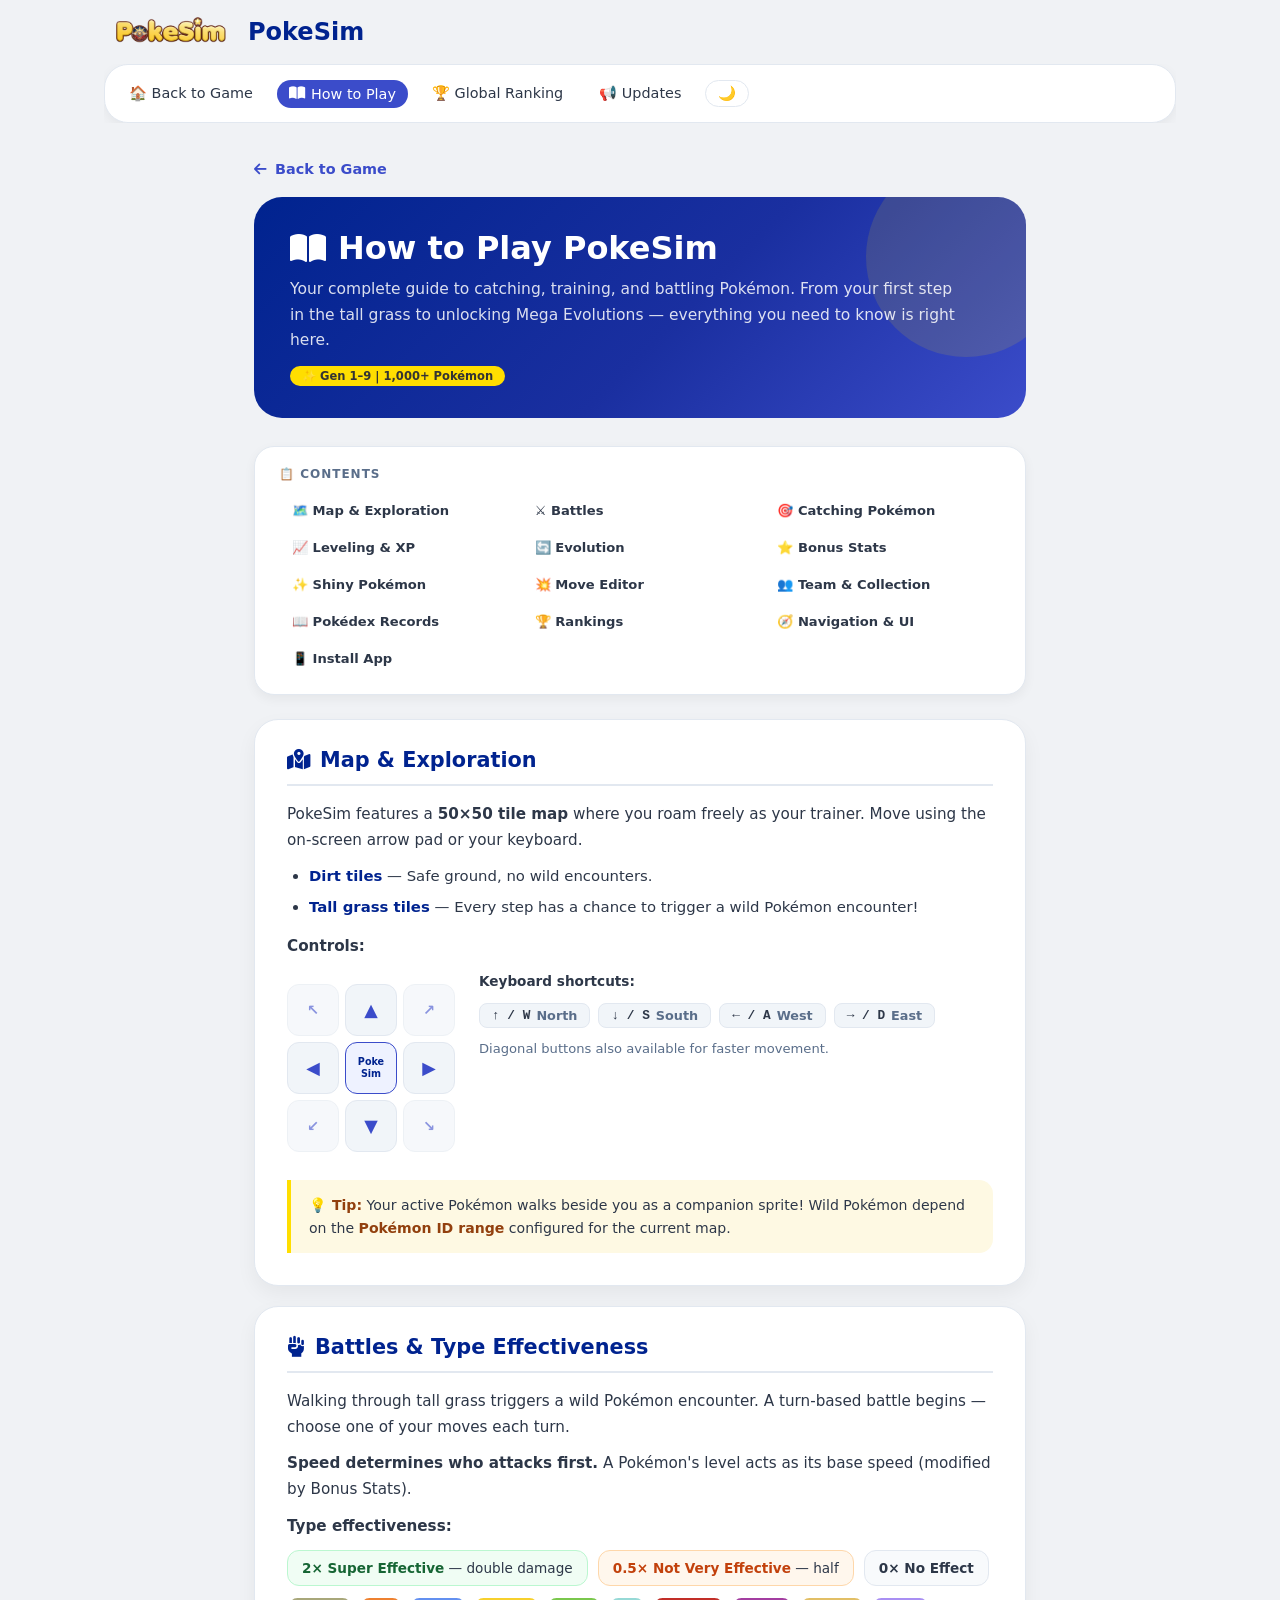
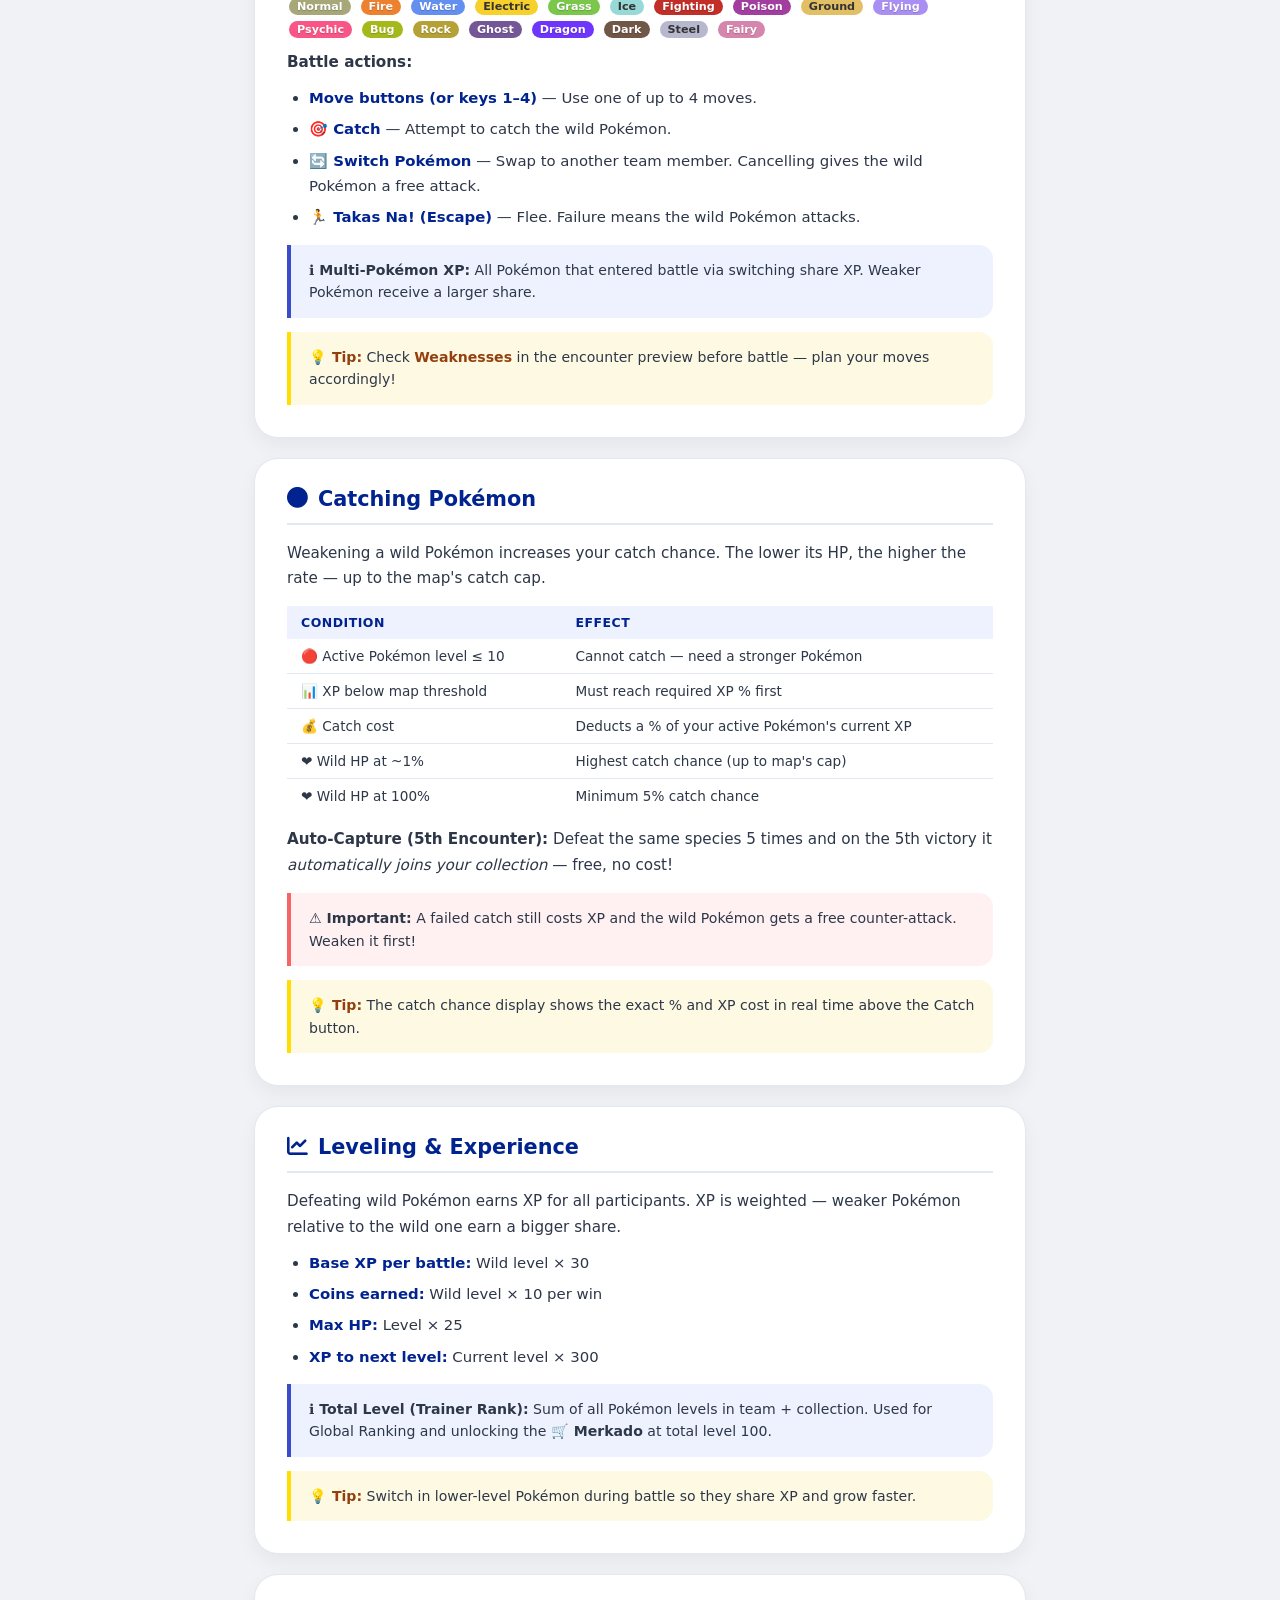
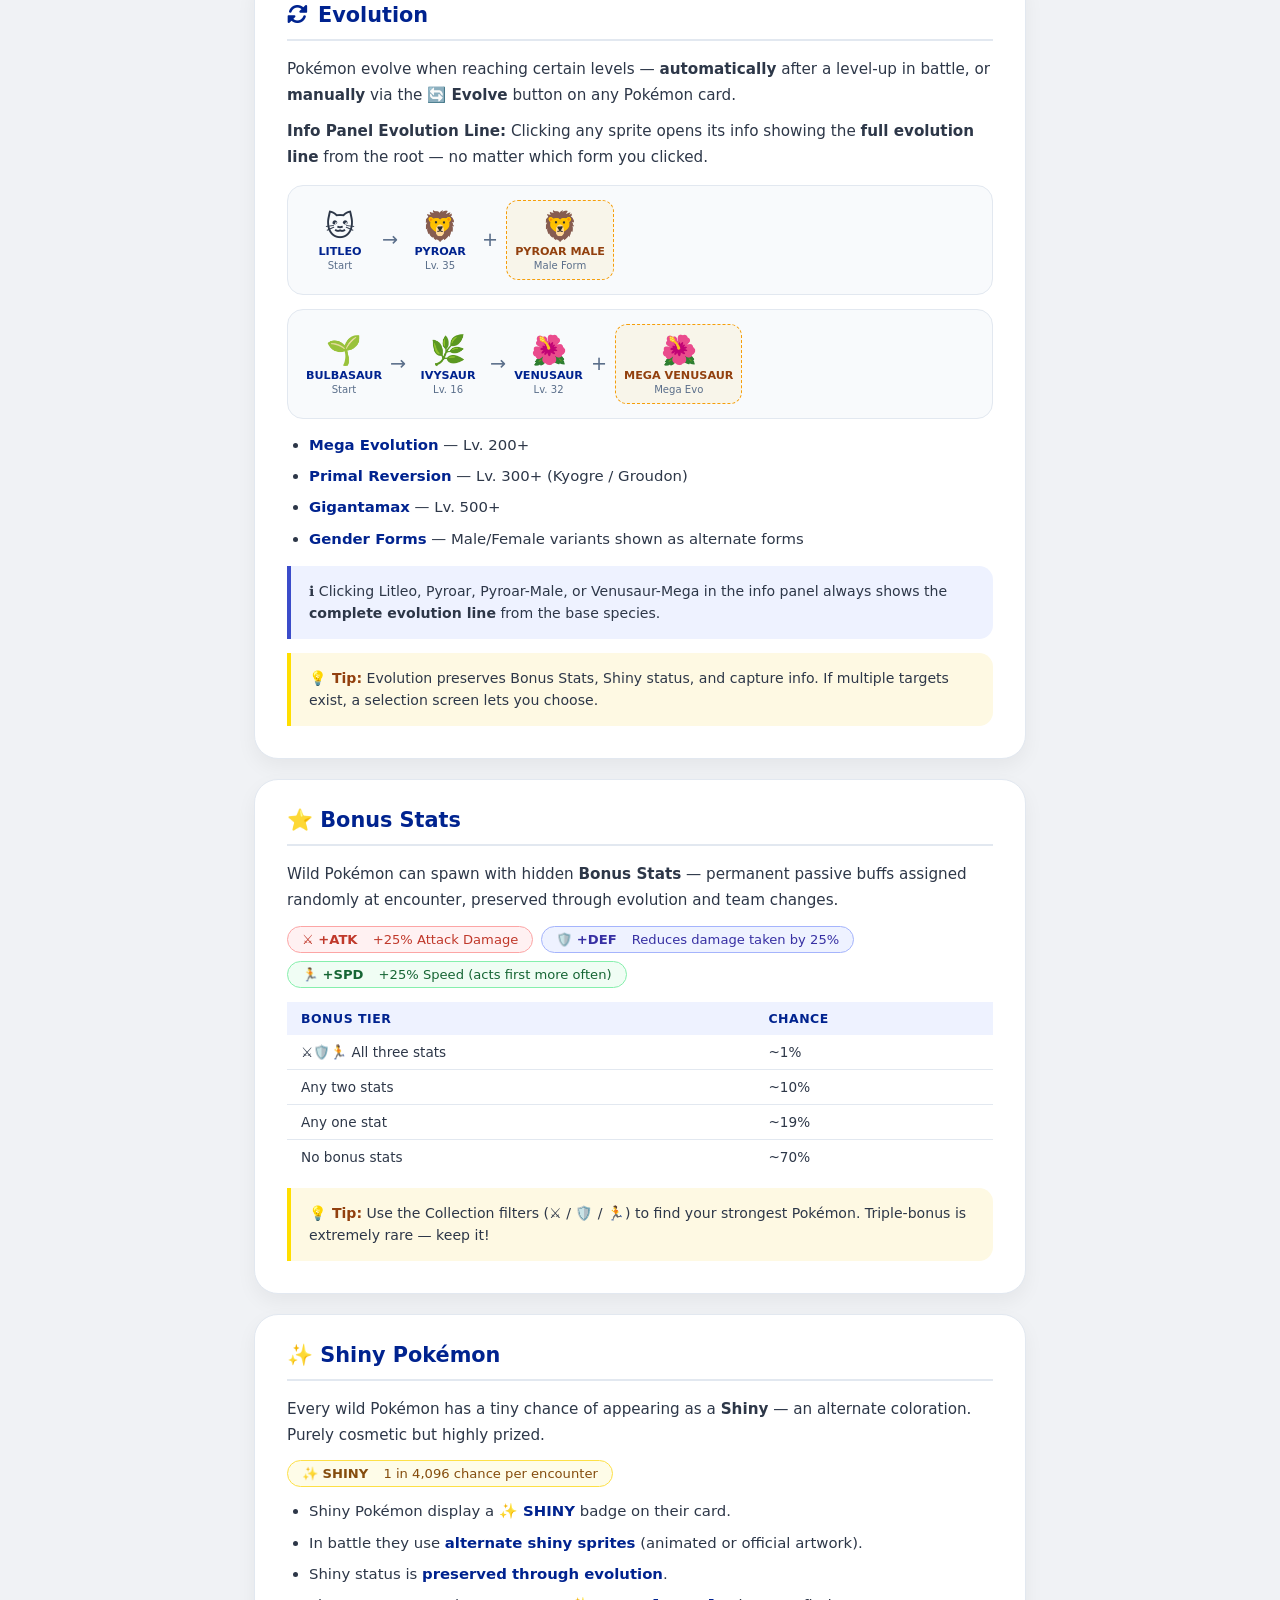
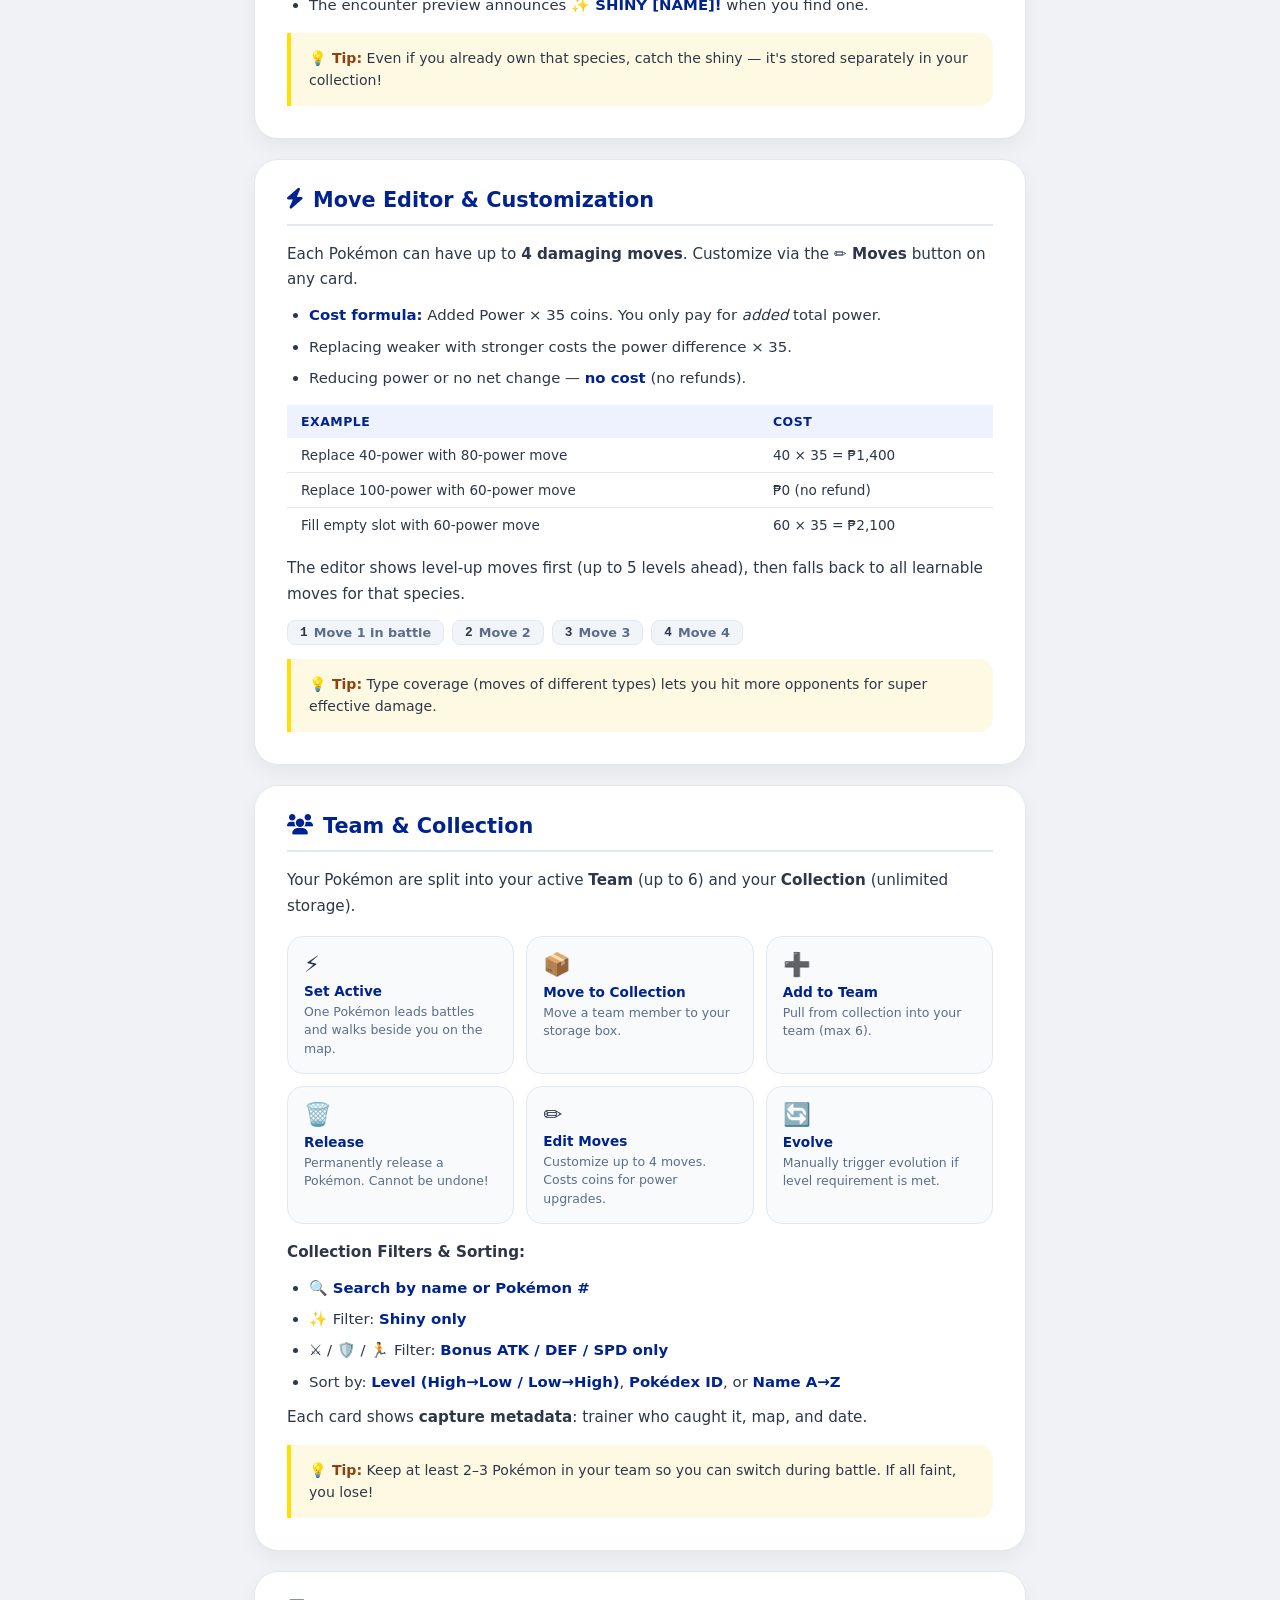
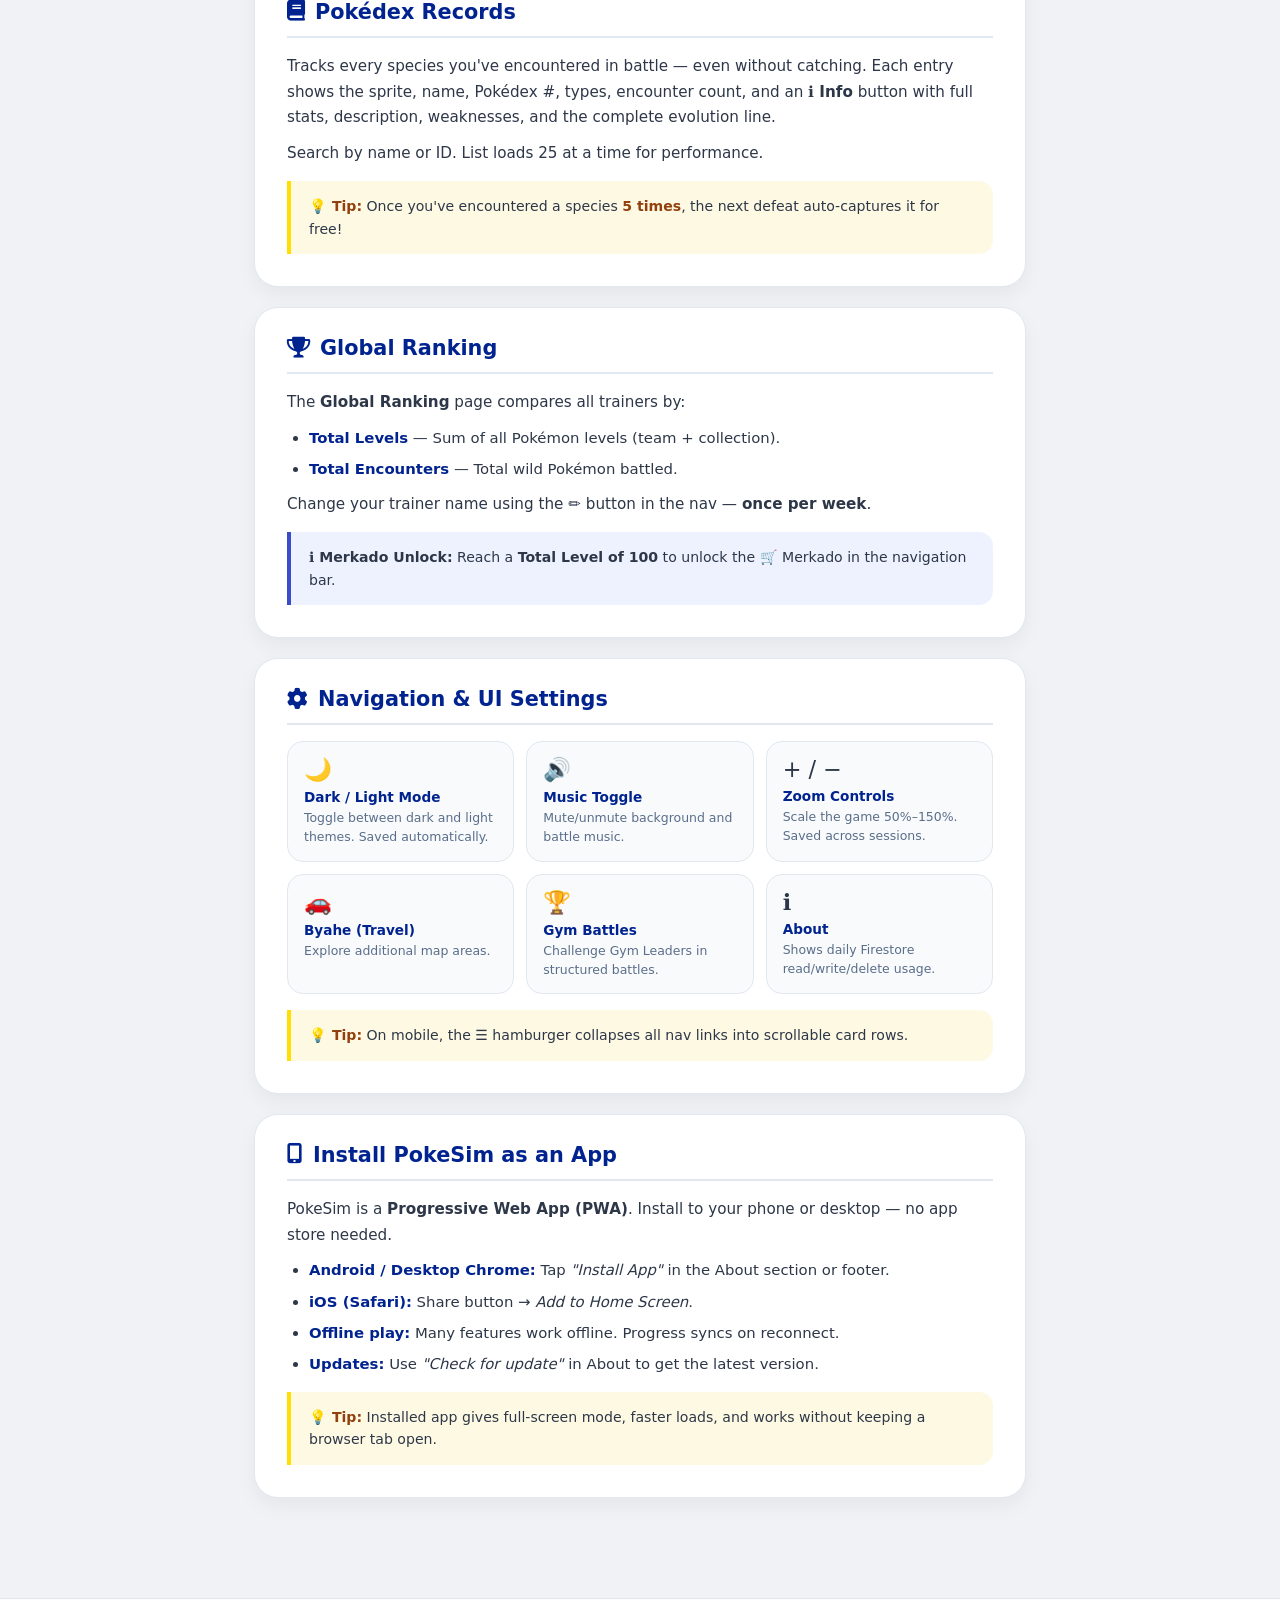
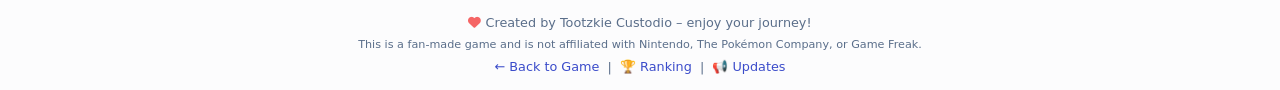
<file: pokesim_guide.html>
<!DOCTYPE html>
<html lang="en">
<head>
    <meta charset="UTF-8">
    <meta name="viewport" content="width=device-width, initial-scale=1.0, user-scalable=yes">
    <title>PokeSim | How to Play</title>
    <link rel="icon" type="image/x-icon" href="favicon.ico">
    <link rel="stylesheet" href="https://cdnjs.cloudflare.com/ajax/libs/font-awesome/6.0.0-beta3/css/all.min.css">

    <style>
        /* ────────────── RESET & BASE (matches index.html exactly) ────────────── */
        * {
            margin: 0;
            padding: 0;
            box-sizing: border-box;
            font-family: 'Segoe UI', 'Inter', system-ui, sans-serif;
        }
        body {
            background: var(--bg);
            min-height: 100vh;
            color: var(--text-dark);
            transition: background 0.2s, color 0.2s;
        }

        /* ────────────── CSS VARIABLES LIGHT (matches index.html exactly) ────────────── */
        :root {
            --bg: #f0f2f5;
            --card-bg: #ffffff;
            --primary: #3b4cca;
            --primary-dark: #00238f;
            --accent: #ffde00;
            --text-dark: #2d3748;
            --text-light: #5a6e8a;
            --border: #e2e8f0;
            --success: #48bb78;
            --danger: #f56565;
        }

        /* ────────────── DARK THEME (matches index.html exactly) ────────────── */
        body.dark-theme {
            --bg: #1a1e2c;
            --card-bg: #2d2f3e;
            --primary: #6c5ce7;
            --primary-dark: #5a4ad1;
            --accent: #ff7675;
            --text-dark: #e2e8f0;
            --text-light: #a0aec0;
            --border: #3d4050;
            --success: #4cd964;
            --danger: #ff5e5e;
        }

        /* ────────────── CARD-NAV (matches index.html exactly) ────────────── */
        .card-nav {
            background: transparent;
            padding: 12px 5%;
            position: sticky;
            top: 0;
            z-index: 1000;
            max-width: 1200px;
            margin: 0 auto;
            width: 100%;
            overflow-x: hidden;
        }
        .nav-header {
            display: flex;
            justify-content: space-between;
            align-items: center;
            margin-bottom: 12px;
            width: 100%;
        }
        .logo {
            display: flex;
            align-items: center;
            gap: 10px;
            font-weight: 800;
            font-size: 1.5rem;
            color: var(--primary-dark);
            flex-shrink: 0;
        }
        .logo img { height: 40px; width: auto; border-radius: 12px; }

        .hamburger {
            display: flex;
            flex-direction: column;
            justify-content: space-between;
            width: 30px;
            height: 24px;
            background: transparent;
            border: none;
            cursor: pointer;
            padding: 0;
            z-index: 1100;
            flex-shrink: 0;
            margin-left: auto;
        }
        .hamburger span {
            width: 100%;
            height: 3px;
            background: var(--text-dark);
            border-radius: 4px;
            transition: all 0.3s ease;
        }
        .hamburger.open span:nth-child(1) { transform: translateY(10px) rotate(45deg); }
        .hamburger.open span:nth-child(2) { opacity: 0; }
        .hamburger.open span:nth-child(3) { transform: translateY(-10px) rotate(-45deg); }

        .nav-collapsible {
            transition: max-height 0.4s ease-out, opacity 0.2s ease;
            overflow: hidden;
            width: 100%;
        }
        @media (min-width: 769px) {
            .nav-collapsible { max-height: none !important; opacity: 1 !important; }
            .hamburger { display: none !important; }
        }
        @media (max-width: 768px) {
            .nav-collapsible { max-height: 0; opacity: 0; }
            .nav-collapsible.open { max-height: 500px; opacity: 1; }
            .hamburger { display: flex; }
        }

        .nav-card {
            background: var(--card-bg);
            border: 1px solid var(--border);
            border-radius: 24px;
            padding: 8px 12px;
            margin-bottom: 12px;
            box-shadow: 0 4px 12px rgba(0,0,0,0.05);
            width: 100%;
            box-sizing: border-box;
            overflow-x: auto;
        }
        .nav-card:last-child { margin-bottom: 0; }

        .nav-row {
            display: flex;
            gap: 12px;
            overflow-x: auto;
            overflow-y: hidden;
            white-space: nowrap;
            scrollbar-width: thin;
            padding: 6px 0;
            -webkit-overflow-scrolling: touch;
            flex-wrap: nowrap;
            align-items: center;
        }
        .nav-row::-webkit-scrollbar { height: 4px; }
        .nav-row::-webkit-scrollbar-track { background: var(--border); border-radius: 4px; }
        .nav-row::-webkit-scrollbar-thumb { background: var(--primary); border-radius: 4px; }

        .nav-link, .nav-item {
            flex: 0 0 auto;
            background: transparent;
            border: none;
            cursor: pointer;
            font-weight: 500;
            padding: 6px 12px;
            border-radius: 40px;
            transition: 0.2s;
            color: var(--text-dark);
            font-size: 0.9rem;
            text-decoration: none;
            display: inline-flex;
            align-items: center;
            gap: 6px;
            white-space: nowrap;
        }
        .nav-link:hover, .nav-item:hover { background: #eef2ff; color: var(--primary); }

        .guide-link { background: var(--primary) !important; color: white !important; }
        .guide-link:hover { background: var(--primary-dark) !important; transform: translateY(-1px); }

        #theme-toggle {
            flex: 0 0 auto;
            background: var(--card-bg);
            border: 1px solid var(--border);
            border-radius: 40px;
            padding: 4px 12px;
            cursor: pointer;
            font-size: 0.9rem;
            color: var(--text-dark);
            white-space: nowrap;
        }

        .dark-theme .nav-card { box-shadow: 0 4px 12px rgba(0,0,0,0.3); }
        .dark-theme .nav-link:hover, .dark-theme .nav-item:hover { background: #2d2f3e; color: var(--primary); }

        @media (max-width: 600px) {
            .nav-card { padding: 6px 10px; }
            .nav-link, .nav-item { padding: 4px 10px; font-size: 0.8rem; }
        }

        /* ────────────── TYPE BADGES (matches index.html) ────────────── */
        .type-badge {
            display: inline-block;
            padding: 2px 8px;
            border-radius: 16px;
            font-size: 0.7rem;
            font-weight: bold;
            margin: 0 2px;
            color: white;
            text-shadow: 0 1px 1px rgba(0,0,0,0.2);
        }

        /* ────────────── GUIDE PAGE LAYOUT ────────────── */
        .guide-wrapper {
            max-width: 900px;
            margin: 0 auto;
            padding: 24px 5% 40px;
        }

        .back-link {
            display: inline-flex;
            align-items: center;
            gap: 8px;
            color: var(--primary);
            text-decoration: none;
            font-weight: 600;
            font-size: 0.9rem;
            margin-bottom: 20px;
            transition: 0.2s;
        }
        .back-link:hover { color: var(--primary-dark); text-decoration: underline; }

        /* Hero banner */
        .guide-hero {
            background: linear-gradient(135deg, var(--primary-dark) 0%, #1a2fa0 55%, var(--primary) 100%);
            border-radius: 28px;
            padding: 32px 36px;
            margin-bottom: 28px;
            position: relative;
            overflow: hidden;
        }
        .guide-hero::before {
            content: '';
            position: absolute;
            top: -40px; right: -40px;
            width: 200px; height: 200px;
            border-radius: 50%;
            background: rgba(255,222,0,0.12);
            pointer-events: none;
        }
        body.dark-theme .guide-hero {
            background: linear-gradient(135deg, #1a1e2c 0%, #2a2f50 55%, #3d3060 100%);
        }
        .guide-hero h1 {
            font-size: clamp(1.3rem, 4vw, 2rem);
            font-weight: 800;
            color: #ffffff;
            margin-bottom: 10px;
            display: flex;
            align-items: center;
            gap: 12px;
            flex-wrap: wrap;
            position: relative;
            z-index: 1;
        }
        .guide-hero p {
            /* WHITE text so it's readable on the dark hero background */
            color: rgba(255, 255, 255, 0.85);
            font-size: 0.97rem;
            line-height: 1.65;
            max-width: 680px;
            position: relative;
            z-index: 1;
        }
        .guide-hero .hero-badge {
            display: inline-block;
            background: var(--accent);
            color: #333;
            font-weight: 800;
            font-size: 0.72rem;
            padding: 3px 12px;
            border-radius: 20px;
            margin-top: 12px;
            position: relative;
            z-index: 1;
        }

        /* TOC */
        .toc {
            background: var(--card-bg);
            border: 1px solid var(--border);
            border-radius: 20px;
            padding: 20px 24px;
            margin-bottom: 24px;
            box-shadow: 0 4px 12px rgba(0,0,0,0.05);
        }
        .toc h3 {
            font-size: 0.75rem;
            text-transform: uppercase;
            letter-spacing: 1px;
            color: var(--text-light);
            margin-bottom: 14px;
            font-weight: 700;
        }
        .toc-grid {
            display: grid;
            grid-template-columns: repeat(auto-fill, minmax(190px, 1fr));
            gap: 6px;
        }
        .toc-item {
            display: flex;
            align-items: center;
            gap: 8px;
            padding: 7px 12px;
            border-radius: 12px;
            text-decoration: none;
            color: var(--text-dark);
            font-size: 0.82rem;
            font-weight: 600;
            transition: 0.15s;
            border: 1px solid transparent;
        }
        .toc-item:hover { background: #eef2ff; border-color: var(--primary); color: var(--primary); }
        body.dark-theme .toc-item:hover { background: #2d2f3e; }

        /* Section cards — same feel as list-container in index.html */
        .guide-section {
            background: var(--card-bg);
            border-radius: 24px;
            padding: 28px 32px;
            box-shadow: 0 8px 20px rgba(0,0,0,0.05);
            border: 1px solid var(--border);
            margin-bottom: 20px;
            scroll-margin-top: 20px;
        }
        .guide-section h2 {
            font-size: 1.3rem;
            font-weight: 800;
            color: var(--primary-dark);
            margin-bottom: 16px;
            padding-bottom: 12px;
            border-bottom: 2px solid var(--border);
            display: flex;
            align-items: center;
            gap: 10px;
        }
        .guide-section p {
            line-height: 1.7;
            color: var(--text-dark);
            margin-bottom: 10px;
            font-size: 0.95rem;
        }
        .guide-section p:last-child { margin-bottom: 0; }
        .guide-section ul, .guide-section ol { margin: 10px 0 10px 22px; }
        .guide-section li {
            line-height: 1.7;
            margin-bottom: 6px;
            font-size: 0.93rem;
            color: var(--text-dark);
        }
        .guide-section li strong { color: var(--primary-dark); }

        /* Boxes */
        .tip-box {
            background: #fef9e3;
            border-left: 4px solid #ffde00;
            padding: 14px 18px;
            border-radius: 0 14px 14px 0;
            margin: 14px 0 4px;
            font-size: 0.88rem;
            line-height: 1.6;
            color: var(--text-dark);
        }
        .tip-box strong { color: #92400e; }
        body.dark-theme .tip-box { background: #2a2210; border-left-color: #f59e0b; }
        body.dark-theme .tip-box strong { color: #fbbf24; }

        .info-box {
            background: #eef2ff;
            border-left: 4px solid var(--primary);
            padding: 14px 18px;
            border-radius: 0 14px 14px 0;
            margin: 14px 0 4px;
            font-size: 0.88rem;
            line-height: 1.6;
            color: var(--text-dark);
        }
        body.dark-theme .info-box { background: #1e2040; }

        .warning-box {
            background: #fff1f2;
            border-left: 4px solid var(--danger);
            padding: 14px 18px;
            border-radius: 0 14px 14px 0;
            margin: 14px 0 4px;
            font-size: 0.88rem;
            line-height: 1.6;
            color: var(--text-dark);
        }
        body.dark-theme .warning-box { background: #2a1015; }

        /* Type grid */
        .type-grid { display: flex; flex-wrap: wrap; gap: 6px; margin: 12px 0; }
        .type-normal   { background: #A8A77A; }
        .type-fire     { background: #EE8130; }
        .type-water    { background: #6390F0; }
        .type-electric { background: #F7D02C; color: #333 !important; text-shadow: none !important; }
        .type-grass    { background: #7AC74C; }
        .type-ice      { background: #96D9D6; color: #333 !important; text-shadow: none !important; }
        .type-fighting { background: #C22E28; }
        .type-poison   { background: #A33EA1; }
        .type-ground   { background: #E2BF65; color: #333 !important; text-shadow: none !important; }
        .type-flying   { background: #A98FF3; }
        .type-psychic  { background: #F95587; }
        .type-bug      { background: #A6B91A; }
        .type-rock     { background: #B6A136; }
        .type-ghost    { background: #735797; }
        .type-dragon   { background: #6F35FC; }
        .type-dark     { background: #705746; }
        .type-steel    { background: #B7B7CE; color: #333 !important; text-shadow: none !important; }
        .type-fairy    { background: #D685AD; }

        /* Stat pills */
        .pill-row { display: flex; flex-wrap: wrap; gap: 8px; margin: 12px 0; }
        .pill { display: inline-flex; align-items: center; gap: 6px; padding: 5px 14px; border-radius: 40px; font-size: 0.82rem; font-weight: 700; }
        .pill-atk { background: #fff1f2; color: #c0392b; border: 1px solid #fca5a5; }
        .pill-def { background: #eef2ff; color: #3730a3; border: 1px solid #a5b4fc; }
        .pill-spd { background: #f0fdf4; color: #166534; border: 1px solid #86efac; }
        .pill-shiny { background: #fefce8; color: #854d0e; border: 1px solid #fde047; }
        body.dark-theme .pill-atk { background: #3a1015; color: #f87171; border-color: #7f1d1d; }
        body.dark-theme .pill-def { background: #1e2040; color: #a5b4fc; border-color: #3730a3; }
        body.dark-theme .pill-spd { background: #0f2a1a; color: #86efac; border-color: #166534; }
        body.dark-theme .pill-shiny { background: #2a2210; color: #fde047; border-color: #854d0e; }

        /* Feature grid */
        .feature-grid { display: grid; grid-template-columns: repeat(auto-fill, minmax(190px, 1fr)); gap: 12px; margin: 16px 0; }
        .feature-card { background: #f8fafc; border: 1px solid var(--border); border-radius: 16px; padding: 14px 16px; transition: 0.2s; }
        .feature-card:hover { transform: translateY(-2px); box-shadow: 0 6px 14px rgba(0,0,0,0.08); }
        body.dark-theme .feature-card { background: #1e2230; }
        .feature-card .fc-icon { font-size: 1.4rem; margin-bottom: 6px; }
        .feature-card .fc-title { font-weight: 800; font-size: 0.85rem; color: var(--primary-dark); margin-bottom: 4px; }
        .feature-card .fc-desc { font-size: 0.78rem; color: var(--text-light); line-height: 1.5; }

        /* Evolution chain */
        .evo-chain { display: flex; align-items: center; flex-wrap: wrap; gap: 8px; margin: 14px 0; padding: 14px 18px; background: #f8fafc; border-radius: 16px; border: 1px solid var(--border); }
        body.dark-theme .evo-chain { background: #1e2230; }
        .evo-node { display: flex; flex-direction: column; align-items: center; gap: 2px; min-width: 68px; }
        .evo-node .evo-name { font-size: 0.7rem; font-weight: 800; color: var(--primary-dark); text-align: center; }
        .evo-node .evo-level { font-size: 0.63rem; color: var(--text-light); }
        .evo-node .evo-sprite { font-size: 1.8rem; }
        .evo-arrow { font-size: 1.2rem; color: var(--text-light); }
        .evo-node-special { border: 1.5px dashed #f59e0b; background: rgba(251,191,36,0.08); border-radius: 12px; padding: 8px; }
        .evo-node-special .evo-name { color: #92400e; }
        body.dark-theme .evo-node-special { background: rgba(251,191,36,0.06); }
        body.dark-theme .evo-node-special .evo-name { color: #fbbf24; }

        /* Controls diagram */
        .controls-diagram { display: grid; grid-template-columns: repeat(3, 52px); gap: 6px; margin: 14px 0; }
        .ctrl-btn { width: 52px; height: 52px; background: #f1f5f9; border: 1px solid var(--border); border-radius: 12px; display: flex; align-items: center; justify-content: center; font-size: 1.1rem; font-weight: bold; color: var(--primary); }
        .ctrl-btn.center { background: #eef2ff; border-color: var(--primary); font-size: 0.6rem; color: var(--primary-dark); text-align: center; padding: 4px; line-height: 1.3; }
        .ctrl-btn.diagonal { opacity: 0.6; font-size: 0.9rem; }
        body.dark-theme .ctrl-btn { background: #1e2230; }
        body.dark-theme .ctrl-btn.center { background: #2a2f50; }

        /* Key badges */
        .key-row { display: flex; flex-wrap: wrap; gap: 8px; margin: 10px 0; }
        .key-badge { display: inline-flex; align-items: center; gap: 6px; background: #f1f5f9; border: 1px solid var(--border); border-radius: 8px; padding: 4px 12px; font-size: 0.8rem; font-weight: 700; font-family: monospace; color: var(--text-dark); }
        .key-badge span { font-family: 'Segoe UI', system-ui, sans-serif; font-weight: 600; color: var(--text-light); }
        body.dark-theme .key-badge { background: #1e2230; }

        /* Cost table */
        .cost-table { width: 100%; border-collapse: collapse; margin: 14px 0; font-size: 0.85rem; }
        .cost-table th { background: #eef2ff; color: var(--primary-dark); padding: 9px 14px; text-align: left; font-weight: 800; font-size: 0.78rem; text-transform: uppercase; letter-spacing: 0.5px; }
        .cost-table td { padding: 9px 14px; border-bottom: 1px solid var(--border); color: var(--text-dark); }
        .cost-table tr:last-child td { border-bottom: none; }
        .cost-table tr:hover td { background: #f8fafc; }
        body.dark-theme .cost-table th { background: #1e2040; }
        body.dark-theme .cost-table tr:hover td { background: #1e2230; }

        /* Footer — same as index.html */
        footer {
            text-align: center;
            padding: 16px;
            font-size: 0.8rem;
            color: var(--text-light);
            background: rgba(255,255,255,0.8);
            margin-top: 40px;
            border-top: 1px solid var(--border);
        }
        body.dark-theme footer { background: rgba(30,35,50,0.8); }
        footer a { color: var(--primary); text-decoration: none; }
        footer a:hover { text-decoration: underline; }

        @media (max-width: 640px) {
            .guide-section { padding: 20px 18px; }
            .guide-hero { padding: 24px 20px; }
            .toc { padding: 16px 18px; }
            .toc-grid { grid-template-columns: 1fr 1fr; }
            .feature-grid { grid-template-columns: 1fr 1fr; }
            .guide-wrapper { padding: 16px 4% 32px; }
        }
    </style>
</head>
<body>

<!-- ── NAV matches index.html card-nav ── -->
<nav class="card-nav">
    <div class="nav-header">
        <div class="logo">
            <img src="PokeSim Word.png" alt="PokeSim" onerror="this.style.display='none'">
            PokeSim
        </div>
        <button id="nav-toggle" class="hamburger" aria-label="Menu">
            <span></span><span></span><span></span>
        </button>
    </div>

    <div id="nav-collapsible" class="nav-collapsible">
        <div class="nav-card">
            <div class="nav-row">
                <a href="index.html" class="nav-link">🏠 Back to Game</a>
                <a href="pokesim_guide.html" class="nav-link guide-link"><i class="fas fa-book-open"></i> How to Play</a>
                <a href="ranking.html" class="nav-link">🏆 Global Ranking</a>
                <a href="updates.html" class="nav-link">📢 Updates</a>
                <button id="theme-toggle">🌙</button>
            </div>
        </div>
    </div>
</nav>

<!-- ── MAIN ── -->
<div class="guide-wrapper">

    <a href="index.html" class="back-link"><i class="fas fa-arrow-left"></i> Back to Game</a>

    <!-- Hero -->
    <div class="guide-hero">
        <h1><i class="fas fa-book-open"></i> How to Play PokeSim</h1>
        <p>Your complete guide to catching, training, and battling Pokémon. From your first step in the tall grass to unlocking Mega Evolutions — everything you need to know is right here.</p>
        <span class="hero-badge">✨ Gen 1–9 | 1,000+ Pokémon</span>
    </div>

    <!-- TOC -->
    <div class="toc">
        <h3>📋 Contents</h3>
        <div class="toc-grid">
            <a href="#map"       class="toc-item">🗺️ Map & Exploration</a>
            <a href="#battle"    class="toc-item">⚔️ Battles</a>
            <a href="#catching"  class="toc-item">🎯 Catching Pokémon</a>
            <a href="#leveling"  class="toc-item">📈 Leveling & XP</a>
            <a href="#evolution" class="toc-item">🔄 Evolution</a>
            <a href="#bonus"     class="toc-item">⭐ Bonus Stats</a>
            <a href="#shiny"     class="toc-item">✨ Shiny Pokémon</a>
            <a href="#moves"     class="toc-item">💥 Move Editor</a>
            <a href="#team"      class="toc-item">👥 Team & Collection</a>
            <a href="#records"   class="toc-item">📖 Pokédex Records</a>
            <a href="#ranking"   class="toc-item">🏆 Rankings</a>
            <a href="#ui"        class="toc-item">🧭 Navigation & UI</a>
            <a href="#pwa"       class="toc-item">📱 Install App</a>
        </div>
    </div>

    <!-- MAP -->
    <div class="guide-section" id="map">
        <h2><i class="fas fa-map-marked-alt"></i> Map & Exploration</h2>
        <p>PokeSim features a <strong>50×50 tile map</strong> where you roam freely as your trainer. Move using the on-screen arrow pad or your keyboard.</p>
        <ul>
            <li><strong>Dirt tiles</strong> — Safe ground, no wild encounters.</li>
            <li><strong>Tall grass tiles</strong> — Every step has a chance to trigger a wild Pokémon encounter!</li>
        </ul>
        <p style="margin-top:14px;"><strong>Controls:</strong></p>
        <div style="display:flex;align-items:flex-start;gap:24px;flex-wrap:wrap;margin-top:8px;">
            <div class="controls-diagram">
                <div class="ctrl-btn diagonal">↖</div>
                <div class="ctrl-btn">▲</div>
                <div class="ctrl-btn diagonal">↗</div>
                <div class="ctrl-btn">◀</div>
                <div class="ctrl-btn center">Poke<br>Sim</div>
                <div class="ctrl-btn">▶</div>
                <div class="ctrl-btn diagonal">↙</div>
                <div class="ctrl-btn">▼</div>
                <div class="ctrl-btn diagonal">↘</div>
            </div>
            <div>
                <p style="font-size:0.85rem;margin-bottom:8px;"><strong>Keyboard shortcuts:</strong></p>
                <div class="key-row">
                    <span class="key-badge">↑ / W <span>North</span></span>
                    <span class="key-badge">↓ / S <span>South</span></span>
                    <span class="key-badge">← / A <span>West</span></span>
                    <span class="key-badge">→ / D <span>East</span></span>
                </div>
                <p style="font-size:0.82rem;margin-top:8px;color:var(--text-light);">Diagonal buttons also available for faster movement.</p>
            </div>
        </div>
        <div class="tip-box">
            <strong>💡 Tip:</strong> Your active Pokémon walks beside you as a companion sprite! Wild Pokémon depend on the <strong>Pokémon ID range</strong> configured for the current map.
        </div>
    </div>

    <!-- BATTLES -->
    <div class="guide-section" id="battle">
        <h2><i class="fas fa-fist-raised"></i> Battles & Type Effectiveness</h2>
        <p>Walking through tall grass triggers a wild Pokémon encounter. A turn-based battle begins — choose one of your moves each turn.</p>
        <p><strong>Speed determines who attacks first.</strong> A Pokémon's level acts as its base speed (modified by Bonus Stats).</p>
        <p style="margin-top:12px;"><strong>Type effectiveness:</strong></p>
        <div style="display:flex;gap:10px;flex-wrap:wrap;margin:10px 0;">
            <div style="background:#f0fdf4;border-radius:12px;padding:9px 14px;font-size:0.85rem;border:1px solid #bbf7d0;"><strong style="color:#166534;">2× Super Effective</strong> — double damage</div>
            <div style="background:#fff7ed;border-radius:12px;padding:9px 14px;font-size:0.85rem;border:1px solid #fed7aa;"><strong style="color:#c2410c;">0.5× Not Very Effective</strong> — half</div>
            <div style="background:#f8fafc;border-radius:12px;padding:9px 14px;font-size:0.85rem;border:1px solid var(--border);"><strong>0× No Effect</strong></div>
        </div>
        <div class="type-grid">
            <span class="type-badge type-normal">Normal</span><span class="type-badge type-fire">Fire</span><span class="type-badge type-water">Water</span><span class="type-badge type-electric">Electric</span><span class="type-badge type-grass">Grass</span><span class="type-badge type-ice">Ice</span><span class="type-badge type-fighting">Fighting</span><span class="type-badge type-poison">Poison</span><span class="type-badge type-ground">Ground</span><span class="type-badge type-flying">Flying</span><span class="type-badge type-psychic">Psychic</span><span class="type-badge type-bug">Bug</span><span class="type-badge type-rock">Rock</span><span class="type-badge type-ghost">Ghost</span><span class="type-badge type-dragon">Dragon</span><span class="type-badge type-dark">Dark</span><span class="type-badge type-steel">Steel</span><span class="type-badge type-fairy">Fairy</span>
        </div>
        <p style="margin-top:12px;"><strong>Battle actions:</strong></p>
        <ul>
            <li><strong>Move buttons (or keys 1–4)</strong> — Use one of up to 4 moves.</li>
            <li><strong>🎯 Catch</strong> — Attempt to catch the wild Pokémon.</li>
            <li><strong>🔄 Switch Pokémon</strong> — Swap to another team member. Cancelling gives the wild Pokémon a free attack.</li>
            <li><strong>🏃 Takas Na! (Escape)</strong> — Flee. Failure means the wild Pokémon attacks.</li>
        </ul>
        <div class="info-box">
            <strong>ℹ️ Multi-Pokémon XP:</strong> All Pokémon that entered battle via switching share XP. Weaker Pokémon receive a larger share.
        </div>
        <div class="tip-box">
            <strong>💡 Tip:</strong> Check <strong>Weaknesses</strong> in the encounter preview before battle — plan your moves accordingly!
        </div>
    </div>

    <!-- CATCHING -->
    <div class="guide-section" id="catching">
        <h2><i class="fas fa-circle"></i> Catching Pokémon</h2>
        <p>Weakening a wild Pokémon increases your catch chance. The lower its HP, the higher the rate — up to the map's catch cap.</p>
        <table class="cost-table">
            <thead><tr><th>Condition</th><th>Effect</th></tr></thead>
            <tbody>
                <tr><td>🔴 Active Pokémon level ≤ 10</td><td>Cannot catch — need a stronger Pokémon</td></tr>
                <tr><td>📊 XP below map threshold</td><td>Must reach required XP % first</td></tr>
                <tr><td>💰 Catch cost</td><td>Deducts a % of your active Pokémon's current XP</td></tr>
                <tr><td>❤️ Wild HP at ~1%</td><td>Highest catch chance (up to map's cap)</td></tr>
                <tr><td>❤️ Wild HP at 100%</td><td>Minimum 5% catch chance</td></tr>
            </tbody>
        </table>
        <p><strong>Auto-Capture (5th Encounter):</strong> Defeat the same species 5 times and on the 5th victory it <em>automatically joins your collection</em> — free, no cost!</p>
        <div class="warning-box"><strong>⚠️ Important:</strong> A failed catch still costs XP and the wild Pokémon gets a free counter-attack. Weaken it first!</div>
        <div class="tip-box"><strong>💡 Tip:</strong> The catch chance display shows the exact % and XP cost in real time above the Catch button.</div>
    </div>

    <!-- LEVELING -->
    <div class="guide-section" id="leveling">
        <h2><i class="fas fa-chart-line"></i> Leveling & Experience</h2>
        <p>Defeating wild Pokémon earns XP for all participants. XP is weighted — weaker Pokémon relative to the wild one earn a bigger share.</p>
        <ul>
            <li><strong>Base XP per battle:</strong> Wild level × 30</li>
            <li><strong>Coins earned:</strong> Wild level × 10 per win</li>
            <li><strong>Max HP:</strong> Level × 25</li>
            <li><strong>XP to next level:</strong> Current level × 300</li>
        </ul>
        <div class="info-box">
            <strong>ℹ️ Total Level (Trainer Rank):</strong> Sum of all Pokémon levels in team + collection. Used for Global Ranking and unlocking the <strong>🛒 Merkado</strong> at total level 100.
        </div>
        <div class="tip-box"><strong>💡 Tip:</strong> Switch in lower-level Pokémon during battle so they share XP and grow faster.</div>
    </div>

    <!-- EVOLUTION -->
    <div class="guide-section" id="evolution">
        <h2><i class="fas fa-sync-alt"></i> Evolution</h2>
        <p>Pokémon evolve when reaching certain levels — <strong>automatically</strong> after a level-up in battle, or <strong>manually</strong> via the <strong>🔄 Evolve</strong> button on any Pokémon card.</p>
        <p style="margin-top:10px;"><strong>Info Panel Evolution Line:</strong> Clicking any sprite opens its info showing the <strong>full evolution line</strong> from the root — no matter which form you clicked.</p>
        <div class="evo-chain">
            <div class="evo-node"><span class="evo-sprite">🐱</span><span class="evo-name">LITLEO</span><span class="evo-level">Start</span></div>
            <span class="evo-arrow">→</span>
            <div class="evo-node"><span class="evo-sprite">🦁</span><span class="evo-name">PYROAR</span><span class="evo-level">Lv. 35</span></div>
            <span class="evo-arrow">+</span>
            <div class="evo-node evo-node-special"><span class="evo-sprite">🦁</span><span class="evo-name">PYROAR MALE</span><span class="evo-level">Male Form</span></div>
        </div>
        <div class="evo-chain">
            <div class="evo-node"><span class="evo-sprite">🌱</span><span class="evo-name">BULBASAUR</span><span class="evo-level">Start</span></div>
            <span class="evo-arrow">→</span>
            <div class="evo-node"><span class="evo-sprite">🌿</span><span class="evo-name">IVYSAUR</span><span class="evo-level">Lv. 16</span></div>
            <span class="evo-arrow">→</span>
            <div class="evo-node"><span class="evo-sprite">🌺</span><span class="evo-name">VENUSAUR</span><span class="evo-level">Lv. 32</span></div>
            <span class="evo-arrow">+</span>
            <div class="evo-node evo-node-special"><span class="evo-sprite">🌺</span><span class="evo-name">MEGA VENUSAUR</span><span class="evo-level">Mega Evo</span></div>
        </div>
        <ul style="margin-top:12px;">
            <li><strong>Mega Evolution</strong> — Lv. 200+</li>
            <li><strong>Primal Reversion</strong> — Lv. 300+ (Kyogre / Groudon)</li>
            <li><strong>Gigantamax</strong> — Lv. 500+</li>
            <li><strong>Gender Forms</strong> — Male/Female variants shown as alternate forms</li>
        </ul>
        <div class="info-box"><strong>ℹ️</strong> Clicking Litleo, Pyroar, Pyroar-Male, or Venusaur-Mega in the info panel always shows the <strong>complete evolution line</strong> from the base species.</div>
        <div class="tip-box"><strong>💡 Tip:</strong> Evolution preserves Bonus Stats, Shiny status, and capture info. If multiple targets exist, a selection screen lets you choose.</div>
    </div>

    <!-- BONUS STATS -->
    <div class="guide-section" id="bonus">
        <h2>⭐ Bonus Stats</h2>
        <p>Wild Pokémon can spawn with hidden <strong>Bonus Stats</strong> — permanent passive buffs assigned randomly at encounter, preserved through evolution and team changes.</p>
        <div class="pill-row">
            <span class="pill pill-atk">⚔️ +ATK &nbsp;<span style="font-weight:400;">+25% Attack Damage</span></span>
            <span class="pill pill-def">🛡️ +DEF &nbsp;<span style="font-weight:400;">Reduces damage taken by 25%</span></span>
            <span class="pill pill-spd">🏃 +SPD &nbsp;<span style="font-weight:400;">+25% Speed (acts first more often)</span></span>
        </div>
        <table class="cost-table">
            <thead><tr><th>Bonus Tier</th><th>Chance</th></tr></thead>
            <tbody>
                <tr><td>⚔️🛡️🏃 All three stats</td><td>~1%</td></tr>
                <tr><td>Any two stats</td><td>~10%</td></tr>
                <tr><td>Any one stat</td><td>~19%</td></tr>
                <tr><td>No bonus stats</td><td>~70%</td></tr>
            </tbody>
        </table>
        <div class="tip-box"><strong>💡 Tip:</strong> Use the Collection filters (⚔️ / 🛡️ / 🏃) to find your strongest Pokémon. Triple-bonus is extremely rare — keep it!</div>
    </div>

    <!-- SHINY -->
    <div class="guide-section" id="shiny">
        <h2>✨ Shiny Pokémon</h2>
        <p>Every wild Pokémon has a tiny chance of appearing as a <strong>Shiny</strong> — an alternate coloration. Purely cosmetic but highly prized.</p>
        <div class="pill-row">
            <span class="pill pill-shiny">✨ SHINY &nbsp;<span style="font-weight:400;">1 in 4,096 chance per encounter</span></span>
        </div>
        <ul>
            <li>Shiny Pokémon display a <strong>✨ SHINY</strong> badge on their card.</li>
            <li>In battle they use <strong>alternate shiny sprites</strong> (animated or official artwork).</li>
            <li>Shiny status is <strong>preserved through evolution</strong>.</li>
            <li>The encounter preview announces <strong>✨ SHINY [NAME]!</strong> when you find one.</li>
        </ul>
        <div class="tip-box"><strong>💡 Tip:</strong> Even if you already own that species, catch the shiny — it's stored separately in your collection!</div>
    </div>

    <!-- MOVES -->
    <div class="guide-section" id="moves">
        <h2><i class="fas fa-bolt"></i> Move Editor & Customization</h2>
        <p>Each Pokémon can have up to <strong>4 damaging moves</strong>. Customize via the <strong>✏️ Moves</strong> button on any card.</p>
        <ul>
            <li><strong>Cost formula:</strong> Added Power × 35 coins. You only pay for <em>added</em> total power.</li>
            <li>Replacing weaker with stronger costs the power difference × 35.</li>
            <li>Reducing power or no net change — <strong>no cost</strong> (no refunds).</li>
        </ul>
        <table class="cost-table">
            <thead><tr><th>Example</th><th>Cost</th></tr></thead>
            <tbody>
                <tr><td>Replace 40-power with 80-power move</td><td>40 × 35 = ₱1,400</td></tr>
                <tr><td>Replace 100-power with 60-power move</td><td>₱0 (no refund)</td></tr>
                <tr><td>Fill empty slot with 60-power move</td><td>60 × 35 = ₱2,100</td></tr>
            </tbody>
        </table>
        <p style="margin-top:4px;">The editor shows level-up moves first (up to 5 levels ahead), then falls back to all learnable moves for that species.</p>
        <div class="key-row" style="margin-top:12px;">
            <span class="key-badge">1 <span>Move 1 in battle</span></span>
            <span class="key-badge">2 <span>Move 2</span></span>
            <span class="key-badge">3 <span>Move 3</span></span>
            <span class="key-badge">4 <span>Move 4</span></span>
        </div>
        <div class="tip-box"><strong>💡 Tip:</strong> Type coverage (moves of different types) lets you hit more opponents for super effective damage.</div>
    </div>

    <!-- TEAM -->
    <div class="guide-section" id="team">
        <h2><i class="fas fa-users"></i> Team & Collection</h2>
        <p>Your Pokémon are split into your active <strong>Team</strong> (up to 6) and your <strong>Collection</strong> (unlimited storage).</p>
        <div class="feature-grid">
            <div class="feature-card"><div class="fc-icon">⚡</div><div class="fc-title">Set Active</div><div class="fc-desc">One Pokémon leads battles and walks beside you on the map.</div></div>
            <div class="feature-card"><div class="fc-icon">📦</div><div class="fc-title">Move to Collection</div><div class="fc-desc">Move a team member to your storage box.</div></div>
            <div class="feature-card"><div class="fc-icon">➕</div><div class="fc-title">Add to Team</div><div class="fc-desc">Pull from collection into your team (max 6).</div></div>
            <div class="feature-card"><div class="fc-icon">🗑️</div><div class="fc-title">Release</div><div class="fc-desc">Permanently release a Pokémon. Cannot be undone!</div></div>
            <div class="feature-card"><div class="fc-icon">✏️</div><div class="fc-title">Edit Moves</div><div class="fc-desc">Customize up to 4 moves. Costs coins for power upgrades.</div></div>
            <div class="feature-card"><div class="fc-icon">🔄</div><div class="fc-title">Evolve</div><div class="fc-desc">Manually trigger evolution if level requirement is met.</div></div>
        </div>
        <p style="margin-top:14px;"><strong>Collection Filters & Sorting:</strong></p>
        <ul>
            <li>🔍 <strong>Search by name or Pokémon #</strong></li>
            <li>✨ Filter: <strong>Shiny only</strong></li>
            <li>⚔️ / 🛡️ / 🏃 Filter: <strong>Bonus ATK / DEF / SPD only</strong></li>
            <li>Sort by: <strong>Level (High→Low / Low→High)</strong>, <strong>Pokédex ID</strong>, or <strong>Name A→Z</strong></li>
        </ul>
        <p style="margin-top:8px;">Each card shows <strong>capture metadata</strong>: trainer who caught it, map, and date.</p>
        <div class="tip-box"><strong>💡 Tip:</strong> Keep at least 2–3 Pokémon in your team so you can switch during battle. If all faint, you lose!</div>
    </div>

    <!-- RECORDS -->
    <div class="guide-section" id="records">
        <h2><i class="fas fa-book"></i> Pokédex Records</h2>
        <p>Tracks every species you've encountered in battle — even without catching. Each entry shows the sprite, name, Pokédex #, types, encounter count, and an <strong>ℹ️ Info</strong> button with full stats, description, weaknesses, and the complete evolution line.</p>
        <p>Search by name or ID. List loads 25 at a time for performance.</p>
        <div class="tip-box"><strong>💡 Tip:</strong> Once you've encountered a species <strong>5 times</strong>, the next defeat auto-captures it for free!</div>
    </div>

    <!-- RANKING -->
    <div class="guide-section" id="ranking">
        <h2><i class="fas fa-trophy"></i> Global Ranking</h2>
        <p>The <strong>Global Ranking</strong> page compares all trainers by:</p>
        <ul>
            <li><strong>Total Levels</strong> — Sum of all Pokémon levels (team + collection).</li>
            <li><strong>Total Encounters</strong> — Total wild Pokémon battled.</li>
        </ul>
        <p>Change your trainer name using the ✏️ button in the nav — <strong>once per week</strong>.</p>
        <div class="info-box"><strong>ℹ️ Merkado Unlock:</strong> Reach a <strong>Total Level of 100</strong> to unlock the 🛒 Merkado in the navigation bar.</div>
    </div>

    <!-- UI -->
    <div class="guide-section" id="ui">
        <h2><i class="fas fa-cog"></i> Navigation & UI Settings</h2>
        <div class="feature-grid">
            <div class="feature-card"><div class="fc-icon">🌙</div><div class="fc-title">Dark / Light Mode</div><div class="fc-desc">Toggle between dark and light themes. Saved automatically.</div></div>
            <div class="feature-card"><div class="fc-icon">🔊</div><div class="fc-title">Music Toggle</div><div class="fc-desc">Mute/unmute background and battle music.</div></div>
            <div class="feature-card"><div class="fc-icon">+ / −</div><div class="fc-title">Zoom Controls</div><div class="fc-desc">Scale the game 50%–150%. Saved across sessions.</div></div>
            <div class="feature-card"><div class="fc-icon">🚗</div><div class="fc-title">Byahe (Travel)</div><div class="fc-desc">Explore additional map areas.</div></div>
            <div class="feature-card"><div class="fc-icon">🏆</div><div class="fc-title">Gym Battles</div><div class="fc-desc">Challenge Gym Leaders in structured battles.</div></div>
            <div class="feature-card"><div class="fc-icon">ℹ️</div><div class="fc-title">About</div><div class="fc-desc">Shows daily Firestore read/write/delete usage.</div></div>
        </div>
        <div class="tip-box"><strong>💡 Tip:</strong> On mobile, the ☰ hamburger collapses all nav links into scrollable card rows.</div>
    </div>

    <!-- PWA -->
    <div class="guide-section" id="pwa">
        <h2><i class="fas fa-mobile-alt"></i> Install PokeSim as an App</h2>
        <p>PokeSim is a <strong>Progressive Web App (PWA)</strong>. Install to your phone or desktop — no app store needed.</p>
        <ul>
            <li><strong>Android / Desktop Chrome:</strong> Tap <em>"Install App"</em> in the About section or footer.</li>
            <li><strong>iOS (Safari):</strong> Share button → <em>Add to Home Screen</em>.</li>
            <li><strong>Offline play:</strong> Many features work offline. Progress syncs on reconnect.</li>
            <li><strong>Updates:</strong> Use <em>"Check for update"</em> in About to get the latest version.</li>
        </ul>
        <div class="tip-box"><strong>💡 Tip:</strong> Installed app gives full-screen mode, faster loads, and works without keeping a browser tab open.</div>
    </div>

</div><!-- end guide-wrapper -->

<footer>
    <p><i class="fas fa-heart" style="color: var(--danger);"></i> Created by Tootzkie Custodio – enjoy your journey!</p>
    <p style="font-size: 0.7rem; margin-top: 8px;">This is a fan-made game and is not affiliated with Nintendo, The Pokémon Company, or Game Freak.</p>
    <p style="margin-top:8px;">
        <a href="index.html">← Back to Game</a> &nbsp;|&nbsp;
        <a href="ranking.html">🏆 Ranking</a> &nbsp;|&nbsp;
        <a href="updates.html">📢 Updates</a>
    </p>
</footer>

<script>
    // ── HAMBURGER (same logic as index.html nav-toggle) ──
    const navToggle = document.getElementById('nav-toggle');
    const navCollapsible = document.getElementById('nav-collapsible');
    navToggle.addEventListener('click', () => {
        navToggle.classList.toggle('open');
        navCollapsible.classList.toggle('open');
    });

    // ── DARK MODE (exact same logic as index.html) ──
    const themeToggle = document.getElementById('theme-toggle');
    const DARK_KEY = 'pokesim_dark_theme';

    if (localStorage.getItem(DARK_KEY) === 'true') {
        document.body.classList.add('dark-theme');
        if (themeToggle) themeToggle.textContent = '☀️';
    }

    function toggleDarkTheme() {
        if (document.body.classList.contains('dark-theme')) {
            document.body.classList.remove('dark-theme');
            localStorage.setItem(DARK_KEY, 'false');
            if (themeToggle) themeToggle.textContent = '🌙';
        } else {
            document.body.classList.add('dark-theme');
            localStorage.setItem(DARK_KEY, 'true');
            if (themeToggle) themeToggle.textContent = '☀️';
        }
    }

    if (themeToggle) {
        themeToggle.addEventListener('click', toggleDarkTheme);
    }
</script>
</body>
</html>
</file>
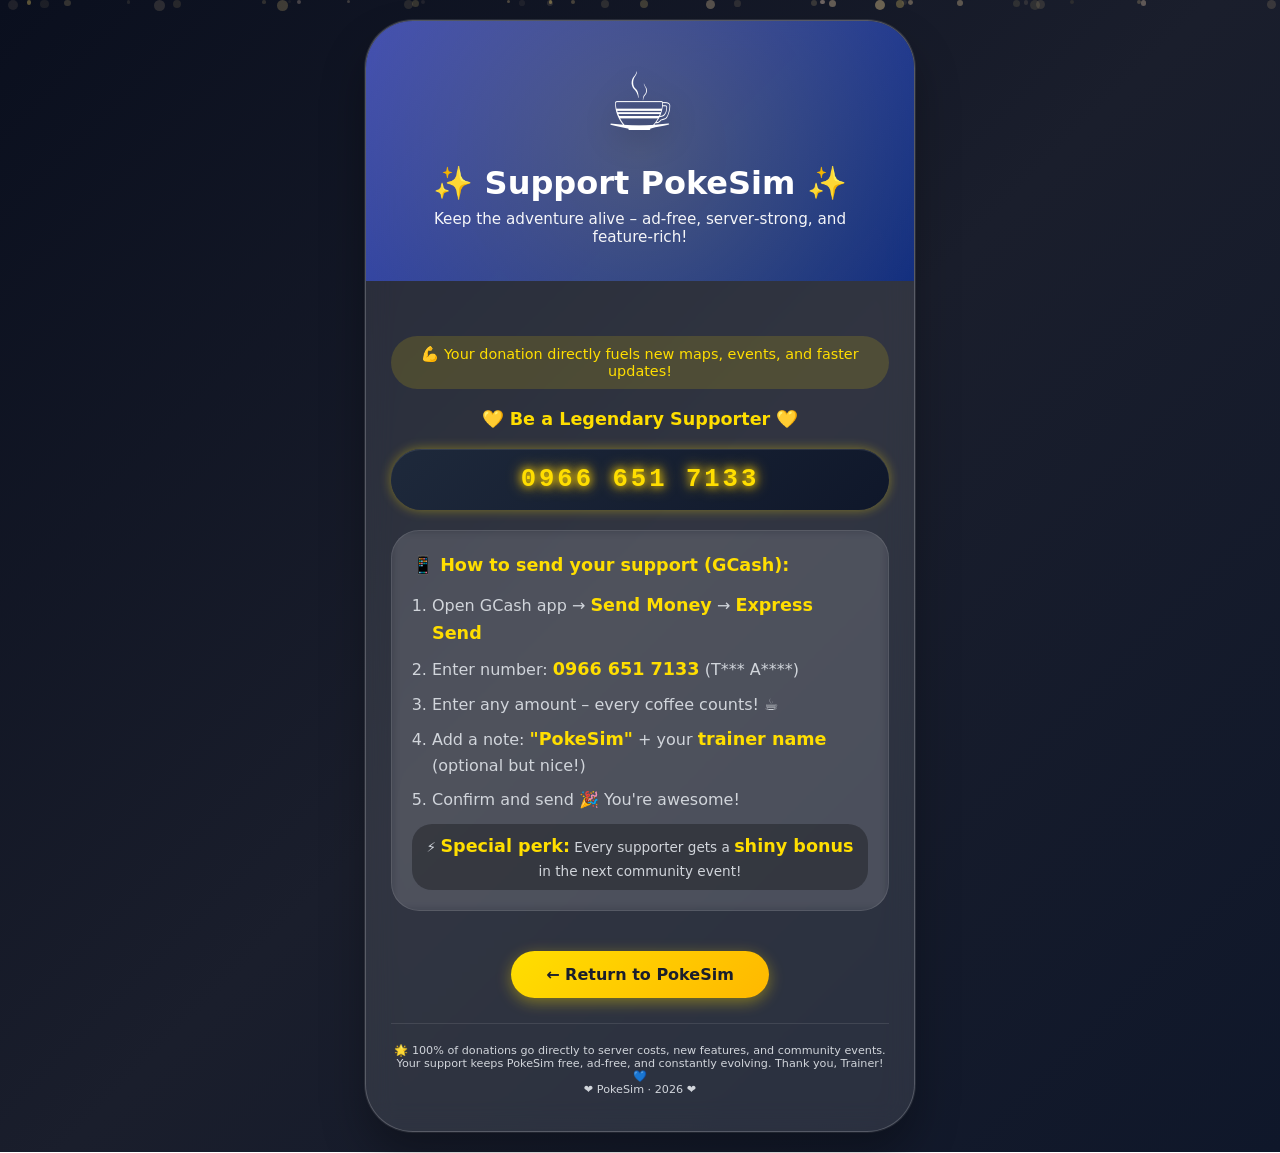
<file: support.html>
<!DOCTYPE html>
<html lang="en">
<head>
    <meta charset="UTF-8">
    <meta name="viewport" content="width=device-width, initial-scale=1.0, user-scalable=yes">
    <title>Support PokeSim | Fuel the Adventure ☕</title>
    <style>
        * {
            margin: 0;
            padding: 0;
            box-sizing: border-box;
            font-family: 'Segoe UI', 'Inter', system-ui, sans-serif;
        }

        :root {
            --bg: #0a0f1e;
            --card-bg: rgba(255, 255, 255, 0.1);
            --primary: #ffde00;
            --primary-dark: #ffb800;
            --accent: #ff7675;
            --text-dark: #ffffff;
            --text-light: #d1d5db;
            --border: rgba(255, 255, 255, 0.2);
            --success: #4cd964;
            --danger: #ff5e5e;
            --glow: rgba(255, 222, 0, 0.6);
        }

        body {
            background: linear-gradient(135deg, #0a0f1e 0%, #1a1e2c 50%, #0f172a 100%);
            min-height: 100vh;
            display: flex;
            align-items: center;
            justify-content: center;
            padding: 20px;
            position: relative;
            overflow-x: hidden;
            animation: bgShift 10s ease infinite alternate;
        }

        @keyframes bgShift {
            0% { background: linear-gradient(135deg, #0a0f1e 0%, #1a1e2c 50%, #0f172a 100%); }
            100% { background: linear-gradient(135deg, #1a1e2c 0%, #2a2f3e 50%, #1a1e2c 100%); }
        }

        /* Floating particles */
        .particle {
            position: fixed;
            bottom: 0;
            left: 0;
            width: 100%;
            height: 100%;
            pointer-events: none;
            z-index: 0;
        }
        .particle span {
            position: absolute;
            background: rgba(255, 222, 0, 0.3);
            border-radius: 50%;
            animation: floatUp 6s infinite linear;
        }
        @keyframes floatUp {
            0% { transform: translateY(100vh) rotate(0deg); opacity: 0; }
            10% { opacity: 0.8; }
            90% { opacity: 0.8; }
            100% { transform: translateY(-100px) rotate(360deg); opacity: 0; }
        }

        .support-card {
            max-width: 550px;
            width: 100%;
            background: var(--card-bg);
            backdrop-filter: blur(15px);
            border-radius: 48px;
            box-shadow: 0 25px 45px rgba(0, 0, 0, 0.3), 0 0 0 1px rgba(255, 255, 255, 0.1);
            overflow: hidden;
            text-align: center;
            border: 1px solid rgba(255, 255, 255, 0.2);
            transition: transform 0.3s ease, box-shadow 0.3s ease;
            z-index: 2;
            position: relative;
        }
        .support-card:hover {
            transform: scale(1.02);
            box-shadow: 0 30px 60px rgba(0, 0, 0, 0.4), 0 0 0 1px rgba(255, 222, 0, 0.3);
        }

        .header {
            background: linear-gradient(135deg, rgba(59, 76, 202, 0.9), rgba(0, 35, 143, 0.9));
            padding: 35px 20px;
            color: white;
            position: relative;
            overflow: hidden;
        }
        .header::before {
            content: '';
            position: absolute;
            top: -50%;
            left: -50%;
            width: 200%;
            height: 200%;
            background: radial-gradient(circle, rgba(255,222,0,0.2) 0%, transparent 70%);
            animation: rotateGlow 12s linear infinite;
        }
        @keyframes rotateGlow {
            from { transform: rotate(0deg); }
            to { transform: rotate(360deg); }
        }
        .header h1 {
            font-size: 2rem;
            margin-bottom: 8px;
            display: flex;
            align-items: center;
            justify-content: center;
            gap: 12px;
            position: relative;
            z-index: 1;
        }
        .header p {
            font-size: 0.95rem;
            opacity: 0.95;
            position: relative;
            z-index: 1;
        }

        .coffee-icon {
            font-size: 5rem;
            margin-bottom: 15px;
            animation: bounceCoffee 1.2s infinite ease-in-out;
            display: inline-block;
            filter: drop-shadow(0 8px 15px rgba(0,0,0,0.3));
        }
        @keyframes bounceCoffee {
            0%, 100% { transform: translateY(0) rotate(0deg); }
            50% { transform: translateY(-10px) rotate(5deg); }
        }

        .content {
            padding: 35px 25px;
        }

        .glow-number {
            background: linear-gradient(135deg, #1e293b, #0f172a);
            padding: 16px 20px;
            border-radius: 60px;
            font-size: 1.6rem;
            font-weight: bold;
            font-family: monospace;
            letter-spacing: 3px;
            margin: 20px 0;
            color: #ffde00;
            text-shadow: 0 0 8px #ffde00, 0 0 15px #ffb800;
            box-shadow: 0 0 12px rgba(255, 222, 0, 0.4), inset 0 1px 0 rgba(255,255,255,0.1);
            transition: 0.2s;
            word-break: break-word;
        }
        .glow-number:hover {
            transform: scale(1.02);
            box-shadow: 0 0 25px rgba(255, 222, 0, 0.7);
        }

        .instruction {
            background: rgba(255, 255, 255, 0.05);
            border-radius: 28px;
            padding: 20px;
            margin: 20px 0;
            text-align: left;
            color: var(--text-light);
            line-height: 1.6;
            border: 1px solid rgba(255, 255, 255, 0.1);
            backdrop-filter: blur(5px);
        }
        .instruction strong {
            color: #ffde00;
            font-size: 1.1rem;
        }
        .instruction ol {
            margin-top: 12px;
            padding-left: 20px;
        }
        .instruction li {
            margin: 8px 0;
        }

        .btn-back {
            display: inline-flex;
            align-items: center;
            gap: 10px;
            background: linear-gradient(135deg, #ffde00, #ffb800);
            color: #1a1e2c;
            text-decoration: none;
            padding: 14px 35px;
            border-radius: 50px;
            font-weight: bold;
            margin-top: 20px;
            transition: 0.2s;
            box-shadow: 0 4px 15px rgba(255, 222, 0, 0.4);
        }
        .btn-back:hover {
            transform: translateY(-3px);
            box-shadow: 0 10px 25px rgba(255, 222, 0, 0.5);
            background: linear-gradient(135deg, #ffea6a, #ffcc22);
        }

        .footer-note {
            font-size: 0.7rem;
            color: var(--text-light);
            margin-top: 25px;
            padding-top: 20px;
            border-top: 1px solid rgba(255, 255, 255, 0.1);
        }

        .impact-text {
            background: rgba(255, 222, 0, 0.15);
            border-radius: 40px;
            padding: 10px 15px;
            margin: 20px 0;
            font-size: 0.9rem;
            font-weight: 500;
            color: #ffde00;
            animation: pulseText 1.5s infinite;
        }
        @keyframes pulseText {
            0% { text-shadow: 0 0 0px #ffde00; }
            50% { text-shadow: 0 0 8px #ffde00; }
            100% { text-shadow: 0 0 0px #ffde00; }
        }
    </style>
</head>
<body>
    <div class="particle" id="particles"></div>
    <div class="support-card">
        <div class="header">
            <div class="coffee-icon">☕</div>
            <h1>
                <span>✨</span> Support PokeSim <span>✨</span>
            </h1>
            <p>Keep the adventure alive – ad‑free, server‑strong, and feature‑rich!</p>
        </div>
        <div class="content">
            <div class="impact-text">
                💪 Your donation directly fuels new maps, events, and faster updates!
            </div>
            <p style="font-size: 1.1rem; font-weight: 600; color: #ffde00;">💛 Be a Legendary Supporter 💛</p>
            <div class="glow-number">0966 651 7133</div>
            <div class="instruction">
                <strong>📱 How to send your support (GCash):</strong>
                <ol>
                    <li>Open GCash app → <strong>Send Money</strong> → <strong>Express Send</strong></li>
                    <li>Enter number: <strong>0966 651 7133</strong> (T*** A****)</li>
                    <li>Enter any amount – every coffee counts! ☕</li>
                    <li>Add a note: <strong>"PokeSim"</strong> + your <strong>trainer name</strong> (optional but nice!)</li>
                    <li>Confirm and send 🎉 You're awesome!</li>
                </ol>
                <div style="margin-top: 12px; font-size:0.85rem; background: rgba(0,0,0,0.3); padding: 8px; border-radius: 20px; text-align:center;">
                    ⚡ <strong>Special perk:</strong> Every supporter gets a <strong>shiny bonus</strong> in the next community event!
                </div>
            </div>
            <a href="index.html" class="btn-back">← Return to PokeSim</a>
            <div class="footer-note">
                🌟 100% of donations go directly to server costs, new features, and community events.<br>
                Your support keeps PokeSim free, ad‑free, and constantly evolving. Thank you, Trainer! 💙
            </div>
        </div>
    </div>

    <script>
        // Create floating particles for extra "wow"
        function createParticles() {
            const container = document.getElementById('particles');
            const particleCount = 40;
            for (let i = 0; i < particleCount; i++) {
                const particle = document.createElement('span');
                const size = Math.random() * 8 + 3;
                particle.style.width = size + 'px';
                particle.style.height = size + 'px';
                particle.style.left = Math.random() * 100 + '%';
                particle.style.animationDelay = Math.random() * 10 + 's';
                particle.style.animationDuration = Math.random() * 5 + 4 + 's';
                particle.style.opacity = Math.random() * 0.4 + 0.2;
                particle.style.background = `rgba(255, 222, ${Math.random() * 100 + 100}, ${Math.random() * 0.5 + 0.2})`;
                container.appendChild(particle);
            }
        }
        createParticles();

        // Optional: dynamic year or greeting
        const now = new Date();
        const footer = document.querySelector('.footer-note');
        if (footer) {
            footer.innerHTML += `<br>❤️ PokeSim · ${now.getFullYear()} ❤️`;
        }
    </script>
</body>
</html>
</file>
